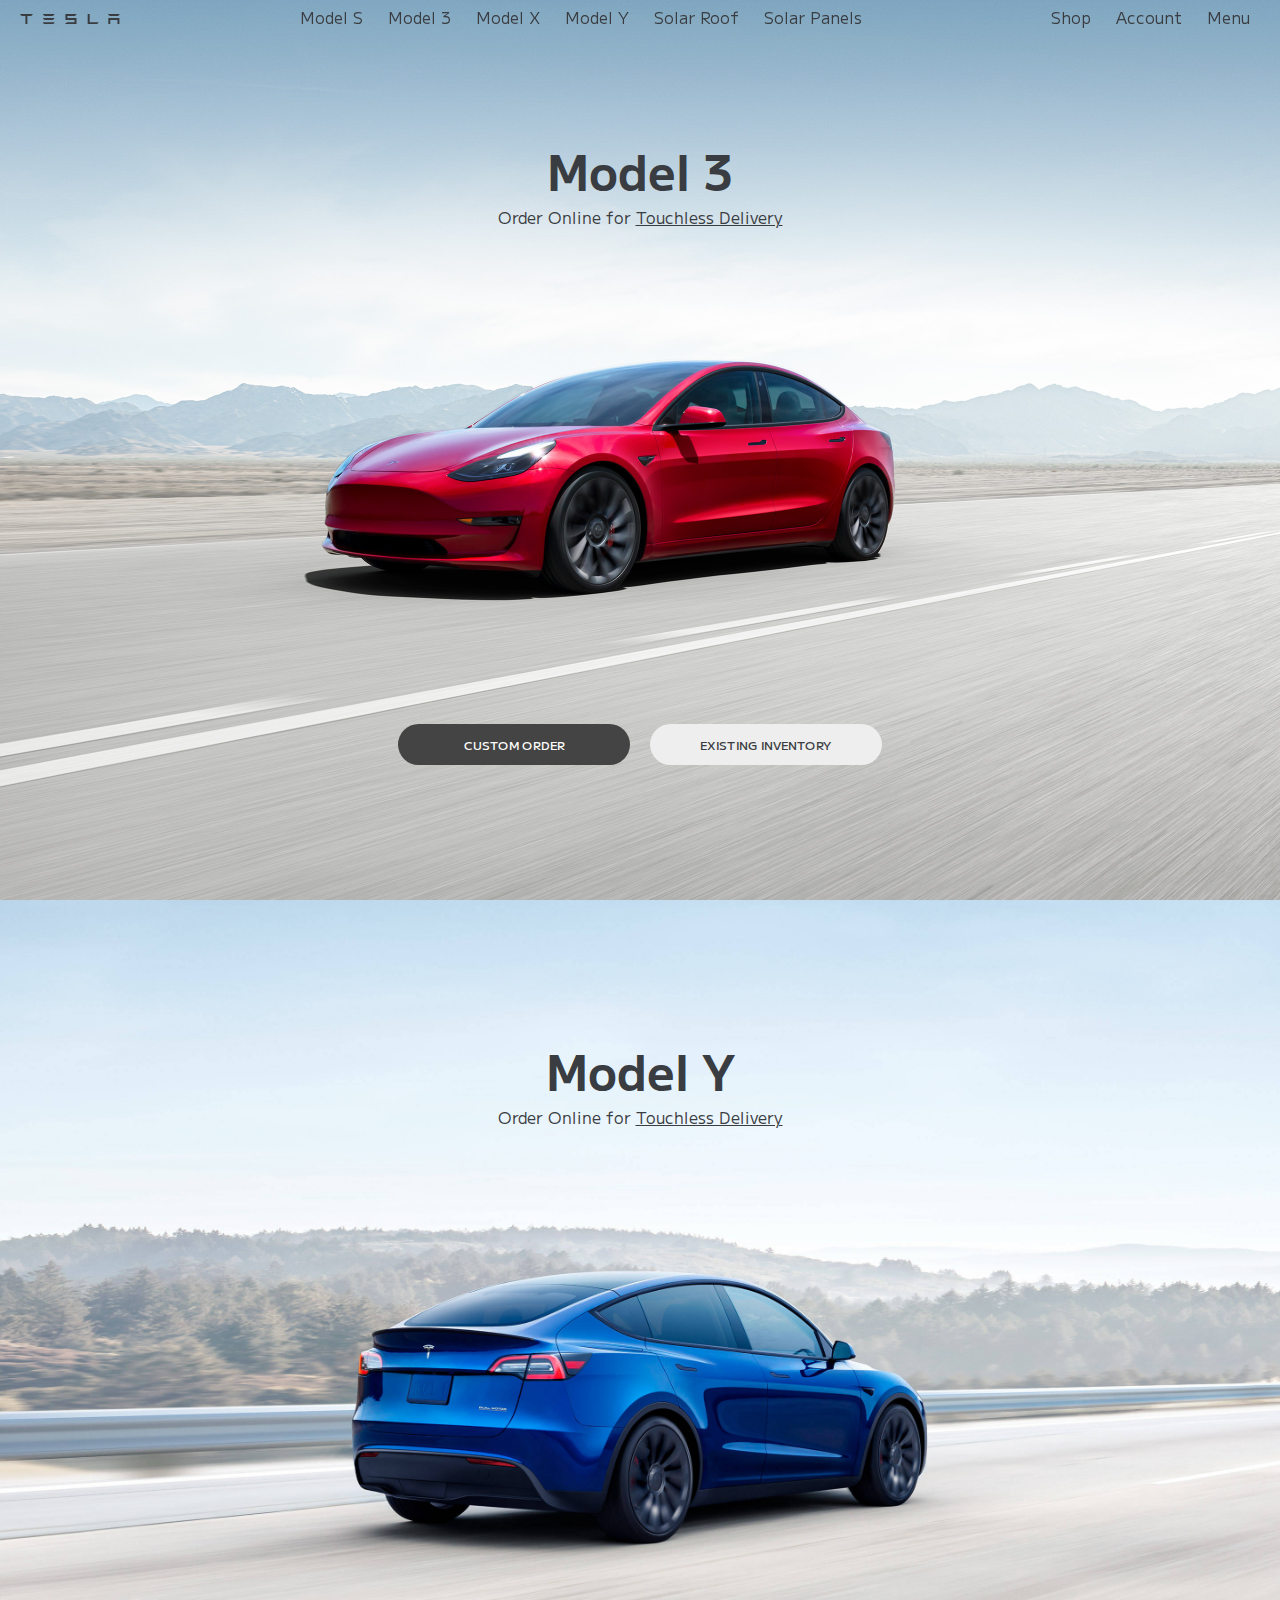
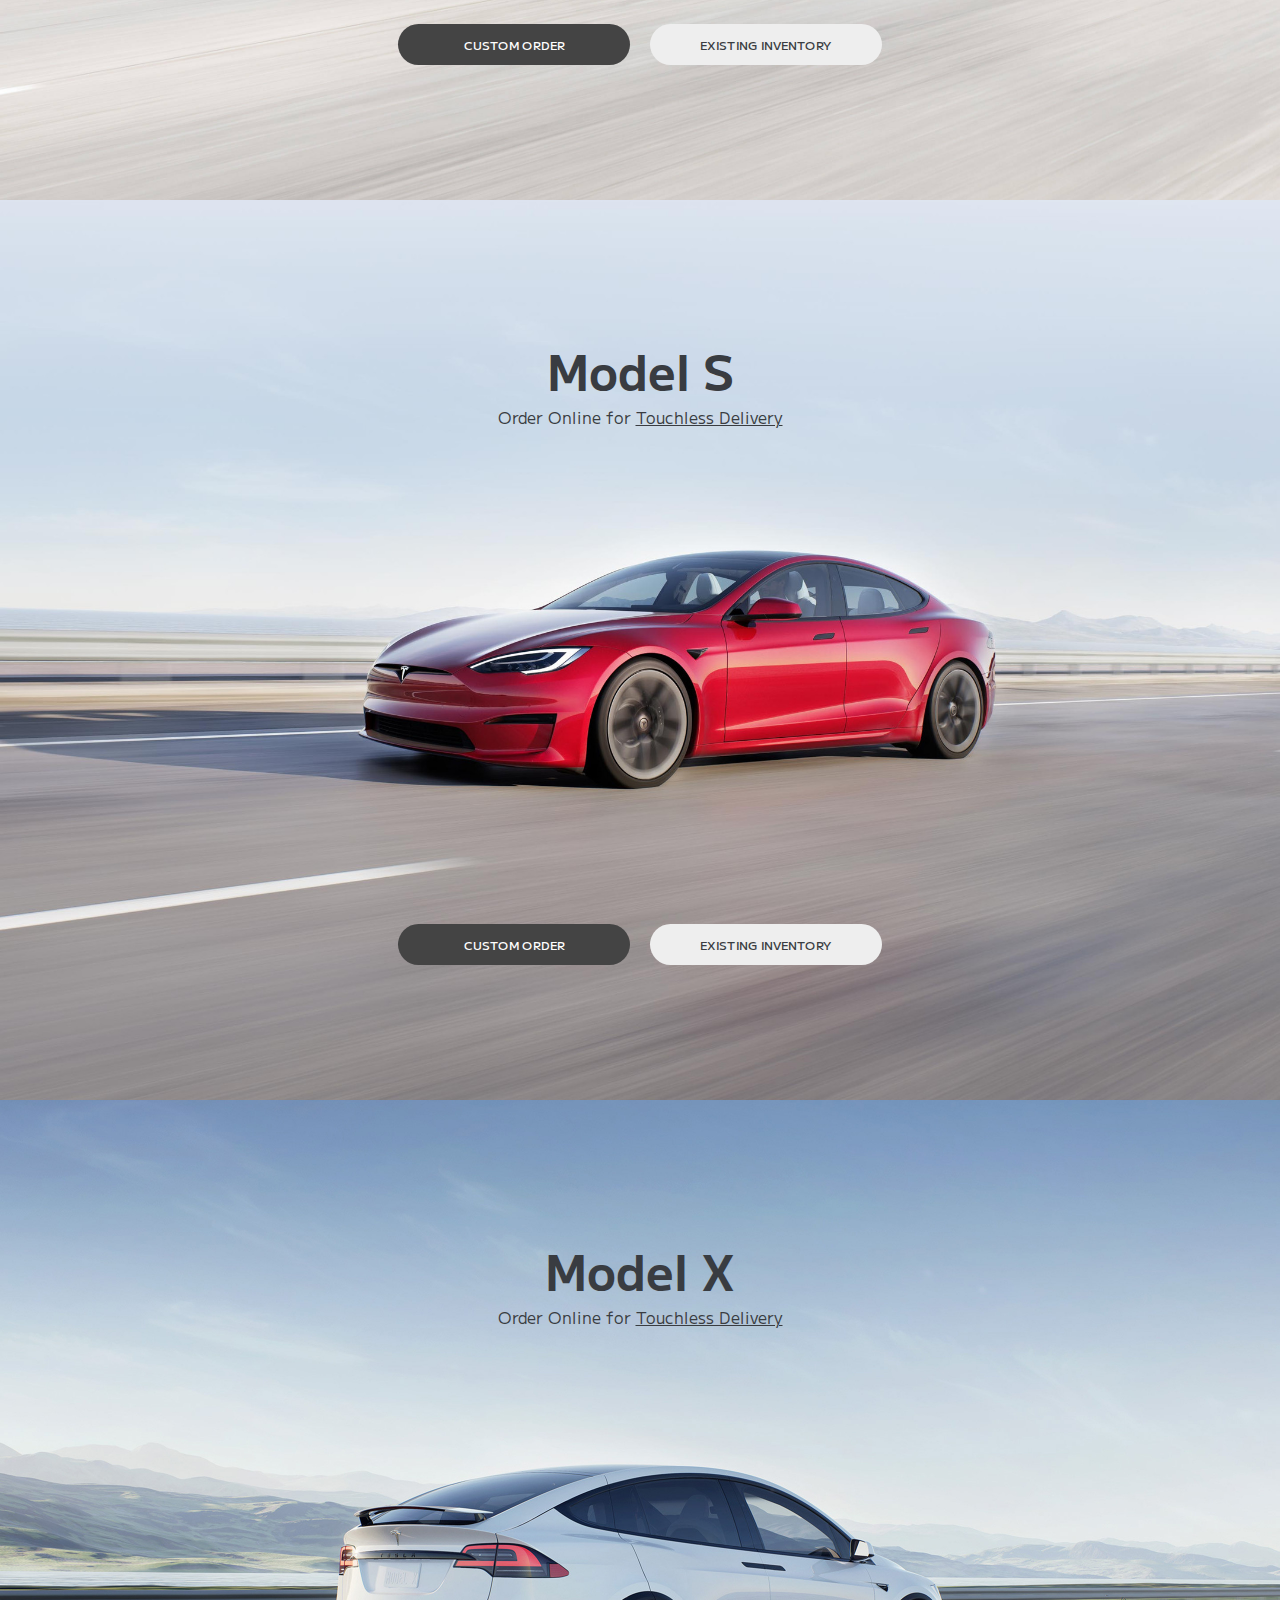
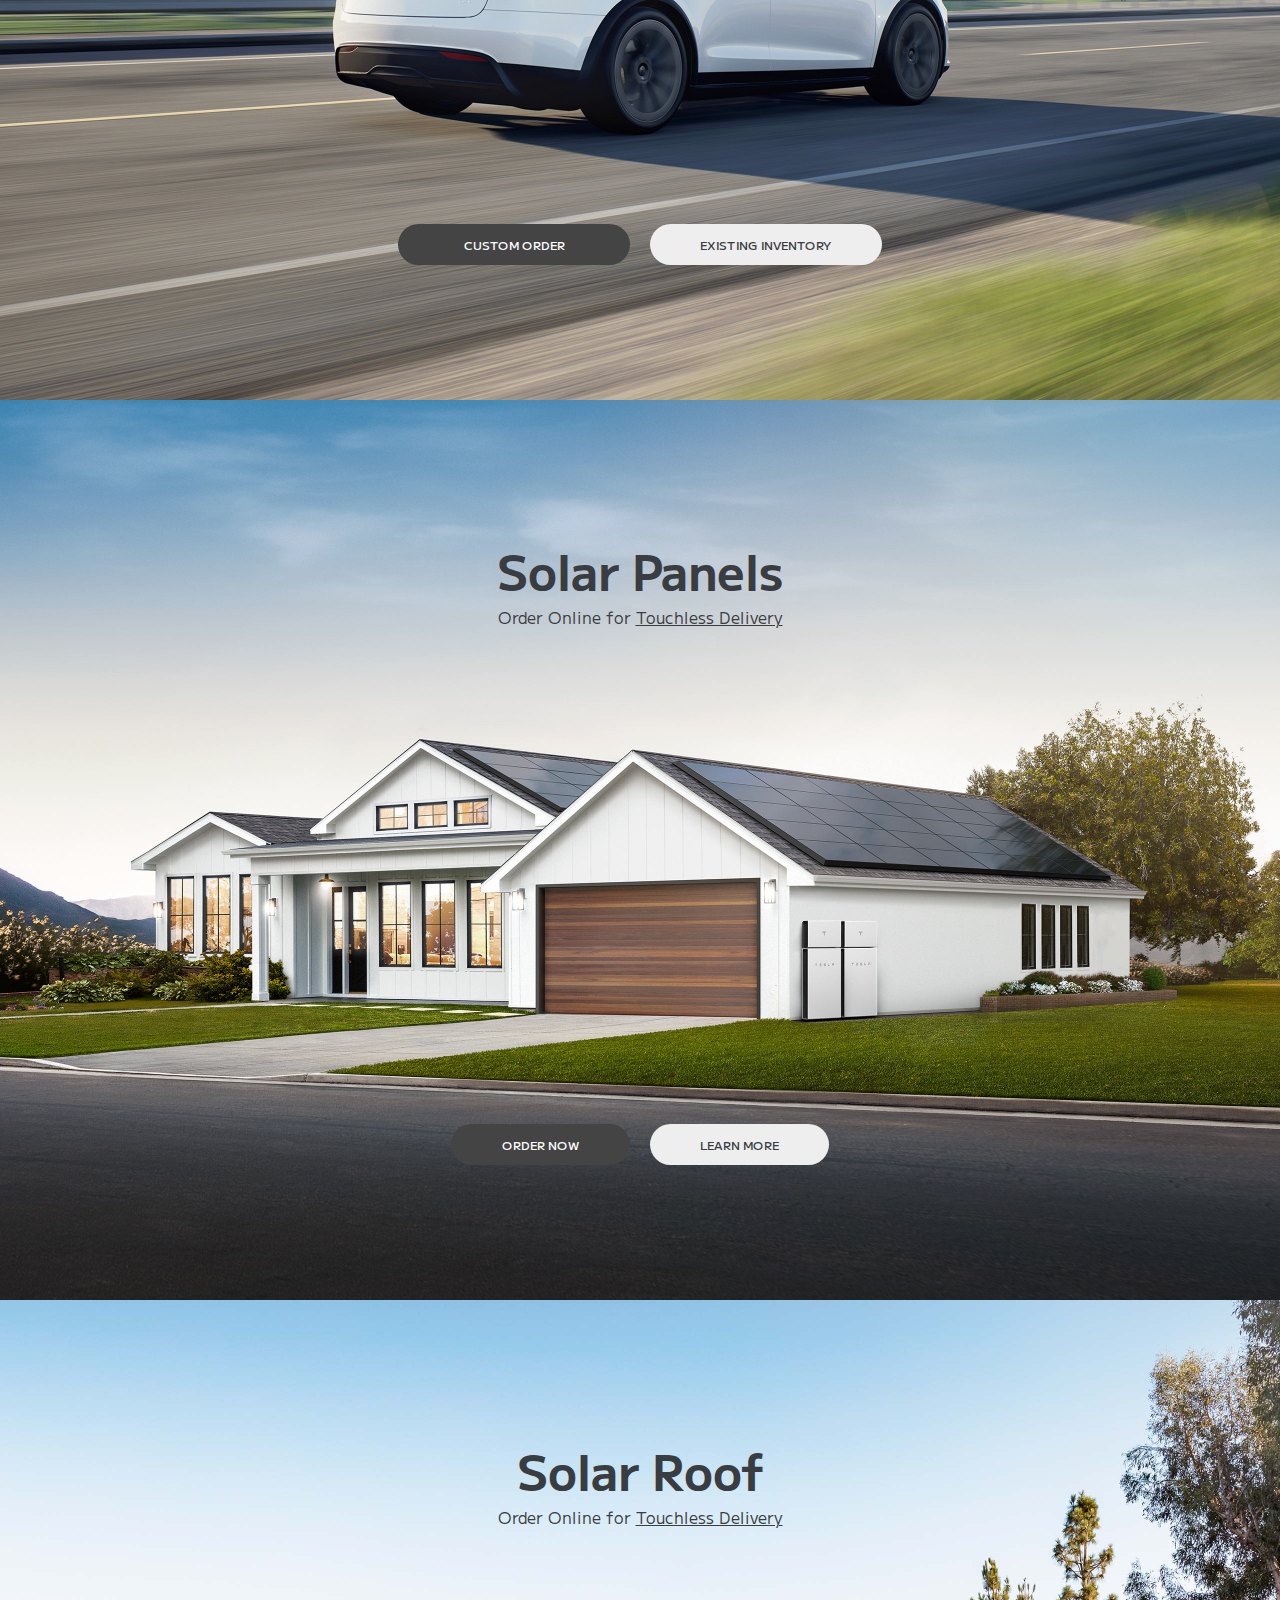
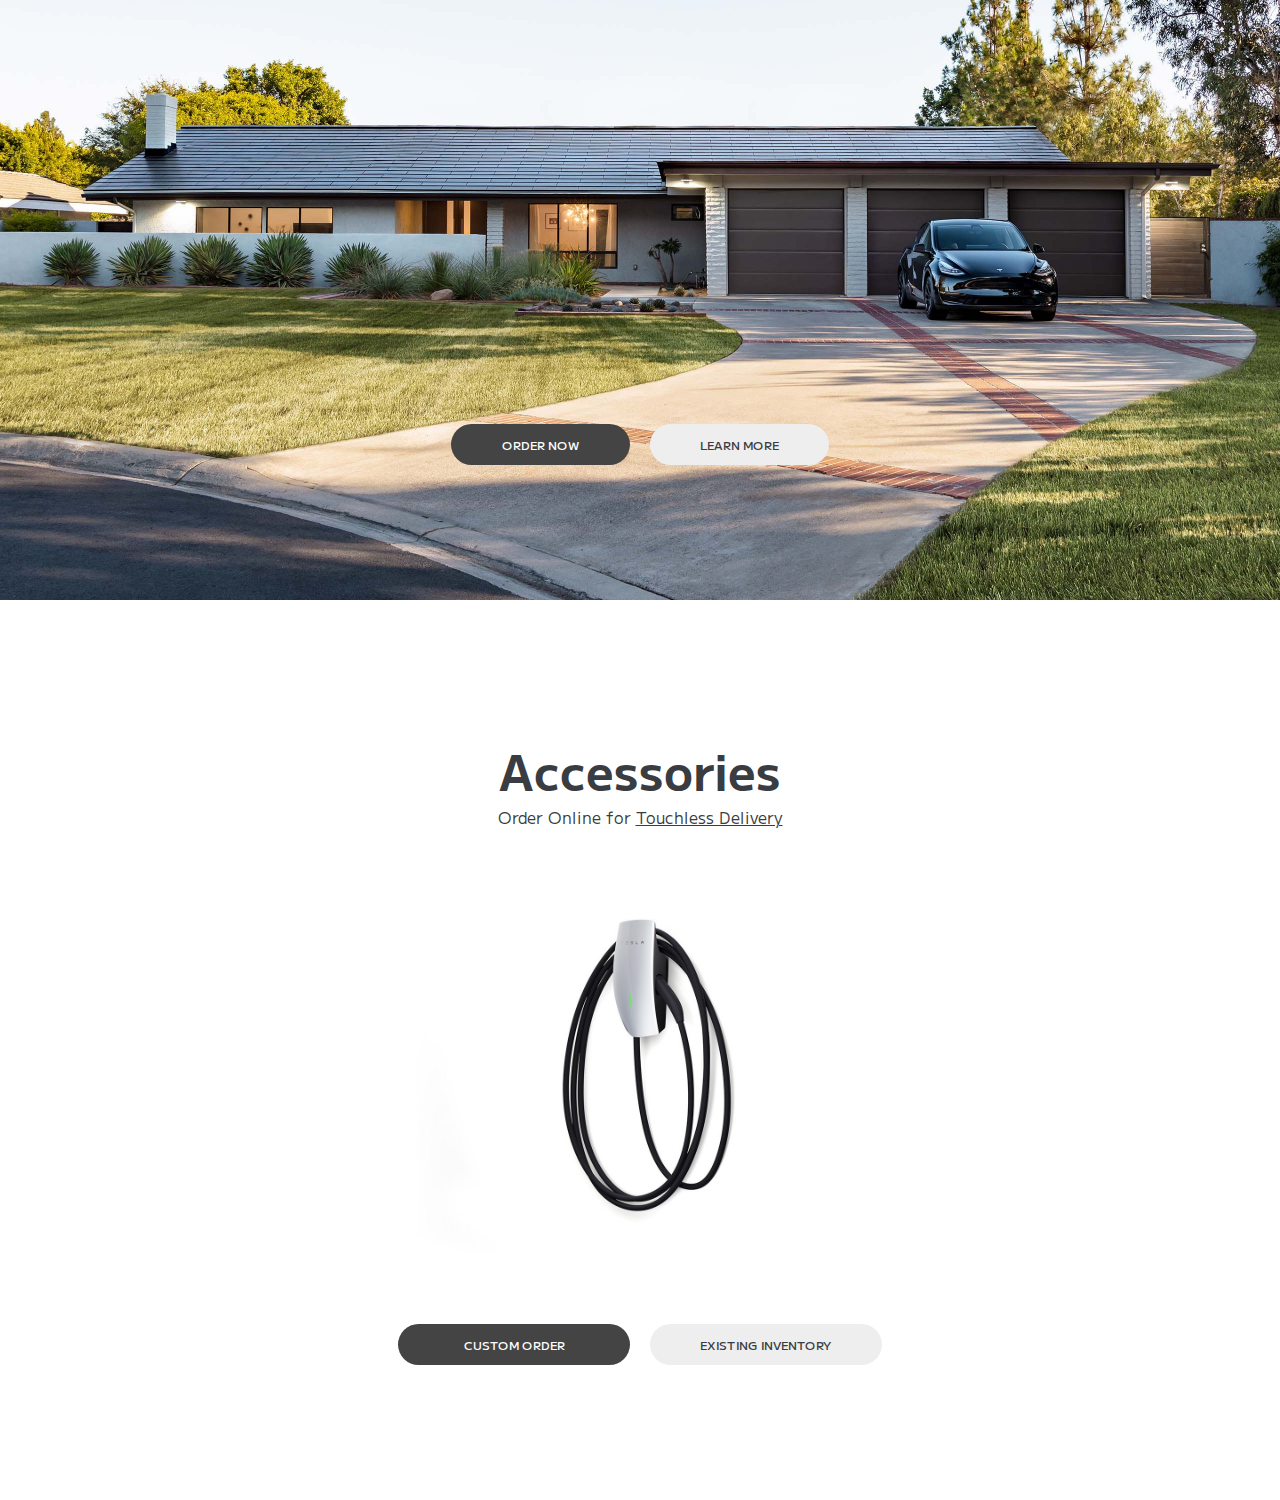
<file: Index.html>
<!DOCTYPE html>
<html land="en>
<head>
    <meta charset="UTF-8">
    <meta name="viewport" content="width=device-width">
    <meta http-equiv="X-UA-Compatible" content="ie=edge">
    <title>Document</title>
    <link rel="preconnect" href="https://fonts.googleapis.com">
<link rel="preconnect" href="https://fonts.gstatic.com" crossorigin>
<link href="https://fonts.googleapis.com/css2?family=M+PLUS+1:wght@400;500&display=swap" rel="stylesheet">
    <link rel="stylesheet" href="style.css">
</head>
<body>
    <header>
        <a href="" class="logo">
            <svg class="tds-icon tds-icon-logo-wordmark tds-site-logo-icon" viewBox="0 0 342 35" xmlns="http://www.w3.org/2000/svg"><path d="M0 .1a9.7 9.7 0 007 7h11l.5.1v27.6h6.8V7.3L26 7h11a9.8 9.8 0 007-7H0zm238.6 0h-6.8v34.8H263a9.7 9.7 0 006-6.8h-30.3V0zm-52.3 6.8c3.6-1 6.6-3.8 7.4-6.9l-38.1.1v20.6h31.1v7.2h-24.4a13.6 13.6 0 00-8.7 7h39.9v-21h-31.2v-7h24zm116.2 28h6.7v-14h24.6v14h6.7v-21h-38zM85.3 7h26a9.6 9.6 0 007.1-7H78.3a9.6 9.6 0 007 7zm0 13.8h26a9.6 9.6 0 007.1-7H78.3a9.6 9.6 0 007 7zm0 14.1h26a9.6 9.6 0 007.1-7H78.3a9.6 9.6 0 007 7zM308.5 7h26a9.6 9.6 0 007-7h-40a9.6 9.6 0 007 7z" fill="currentColor"></path></svg>
        </a>
        <nav class="centre desktop">
         <a href="">Model S</a>
         <a href="">Model 3</a>
         <a href="">Model X</a>
         <a href="">Model Y</a>
         <a href="">Solar Roof</a>
         <a href="">Solar Panels</a>
        </nav>
        <nav class="right">
         <a href="" class="desktop">Shop</a>
         <a href="" class="desktop">Account</a>
         <a href="" Id="menuBtn">Menu</a>
        </nav>
    </header>
    <div class="backdrop"></div>
    <aside>
        <button class="close">&times;</button>
       <a href="">Model S</a>
       <a href="">Model 3</a>
       <a href="">Model X</a>
       <a href="">Model Y</a>
       <a href="">Solar Roof</a>
       <a href="">Solar Panels</a>
       <a href="">Existing Inventory</a>
       <a href="">Used Inventory</a>
       <a href="">Trade-In</a>
       <a href="">Test Drive</a>
       <a href="">Insurance</a>
       <a href="">Powerwall</a>
       <a href="">Commercial Energy</a>
       <a href="">Utilities</a>
       <a href="">Charging</a>
       <a href="">Find Us</a>
       <a href="">Support</a>
       <a href="">Investor Relations</a>
       <a href="">Shop</a>
       <a href="">Account</a>
    </aside>
<section style="background-image :url('images/model-3.jpg')">
    <div class="content">
        <h1>Model 3</h1>
        <p>Order Online for <a href="">Touchless Delivery</a></p>
        <div class="buttons">
            <a href="">custom order</a>
            <a href="">existing inventory</a>
        </div>
    </div>
</section>
<section style="background-image :url('images/model-y.jpg')">
    <div class="content">
        <h1>Model Y</h1>
        <p>Order Online for <a href="">Touchless Delivery</a></p>
        <div class="buttons">
            <a href="">custom order</a>
            <a href="">existing inventory</a>
        </div>
    </div>
</section>
<section style="background-image :url('images/model-s.jpg')">
    <div class="content">
        <h1>Model S</h1>
        <p>Order Online for <a href="">Touchless Delivery</a></p>
        <div class="buttons">
            <a href="">custom order</a>
            <a href="">existing inventory</a>
        </div>
    </div>
</section>
<section style="background-image :url('images/model-x.jpg')">
    <div class="content">
        <h1>Model X</h1>
        <p>Order Online for <a href="">Touchless Delivery</a></p>
        <div class="buttons">
            <a href="">custom order</a>
            <a href="">existing inventory</a>
        </div>
    </div>
</section>
<section style="background-image :url('images/solarpanels.jpg')">
    <div class="content">
        <h1>Solar Panels</h1>
        <p>Order Online for <a href="">Touchless Delivery</a></p>
        <div class="buttons">
            <a href="">order now</a>
            <a href="">learn more</a>
        </div>
    </div>
</section>
<section style="background-image :url('images/roof.jpg')">
    <div class="content">
        <h1>Solar Roof</h1>
        <p>Order Online for <a href="">Touchless Delivery</a></p>
        <div class="buttons">
            <a href="">order now</a>
            <a href="">learn more</a>
        </div>
    </div>
</section>
<section style="background-image :url('images/accessories.jpg')">
    <div class="content">
        <h1>Accessories</h1>
        <p>Order Online for <a href="">Touchless Delivery</a></p>
        <div class="buttons">
            <a href="">custom order</a>
            <a href="">existing inventory</a>
        </div>
    </div>
</section>
<script src="nav.js"></script>

</body>
</html>
</file>
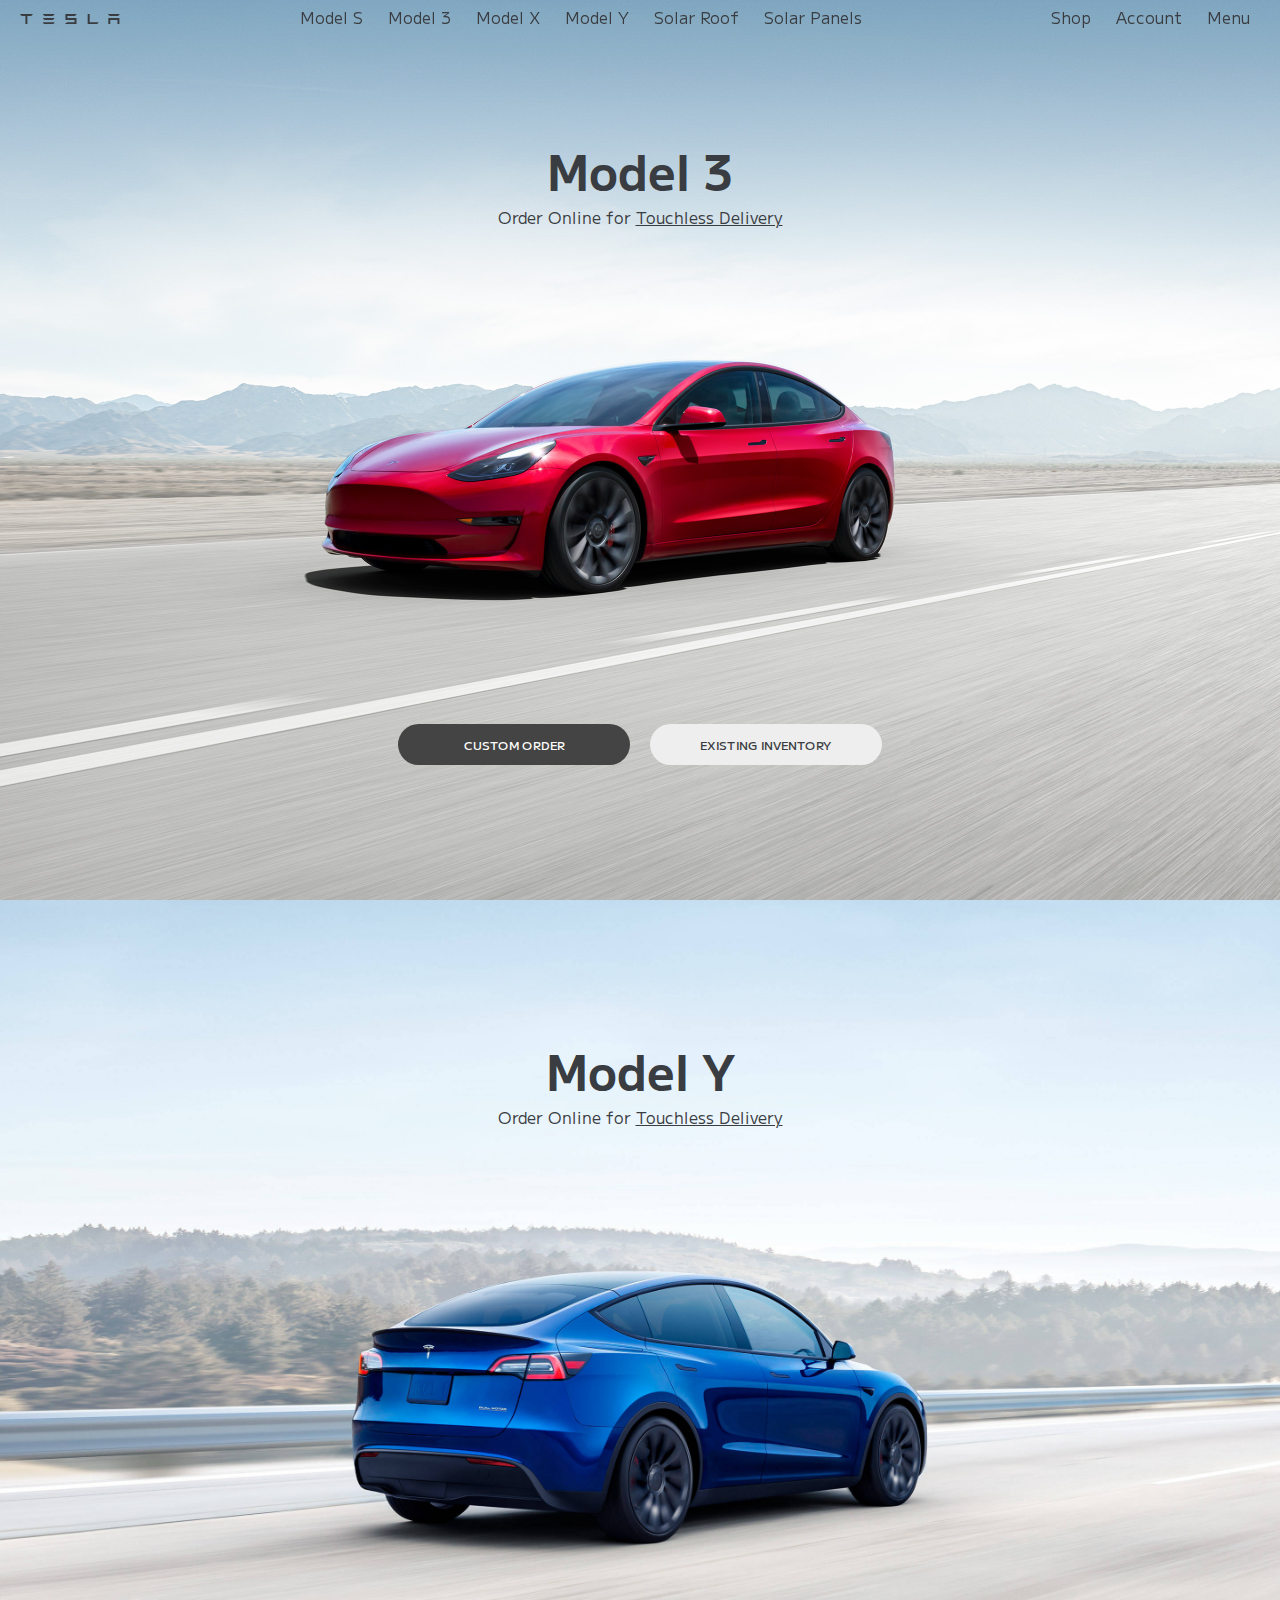
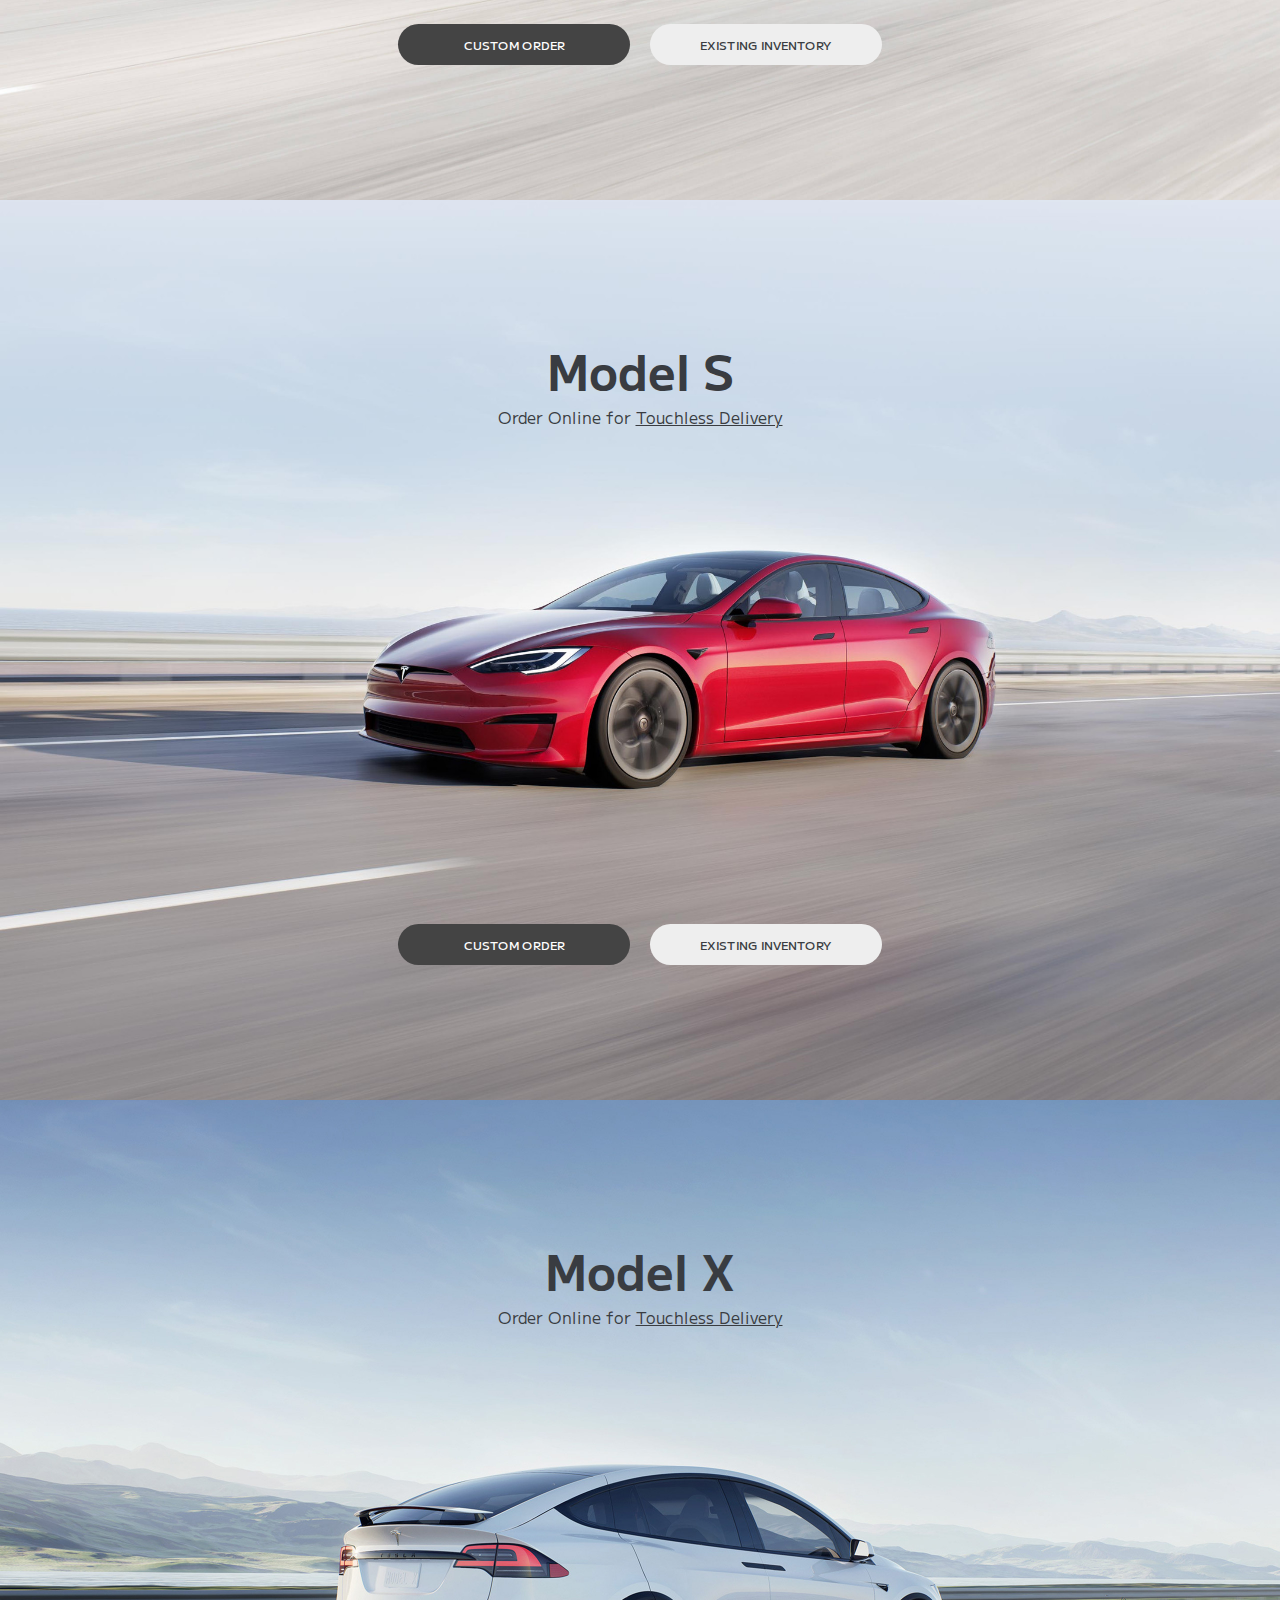
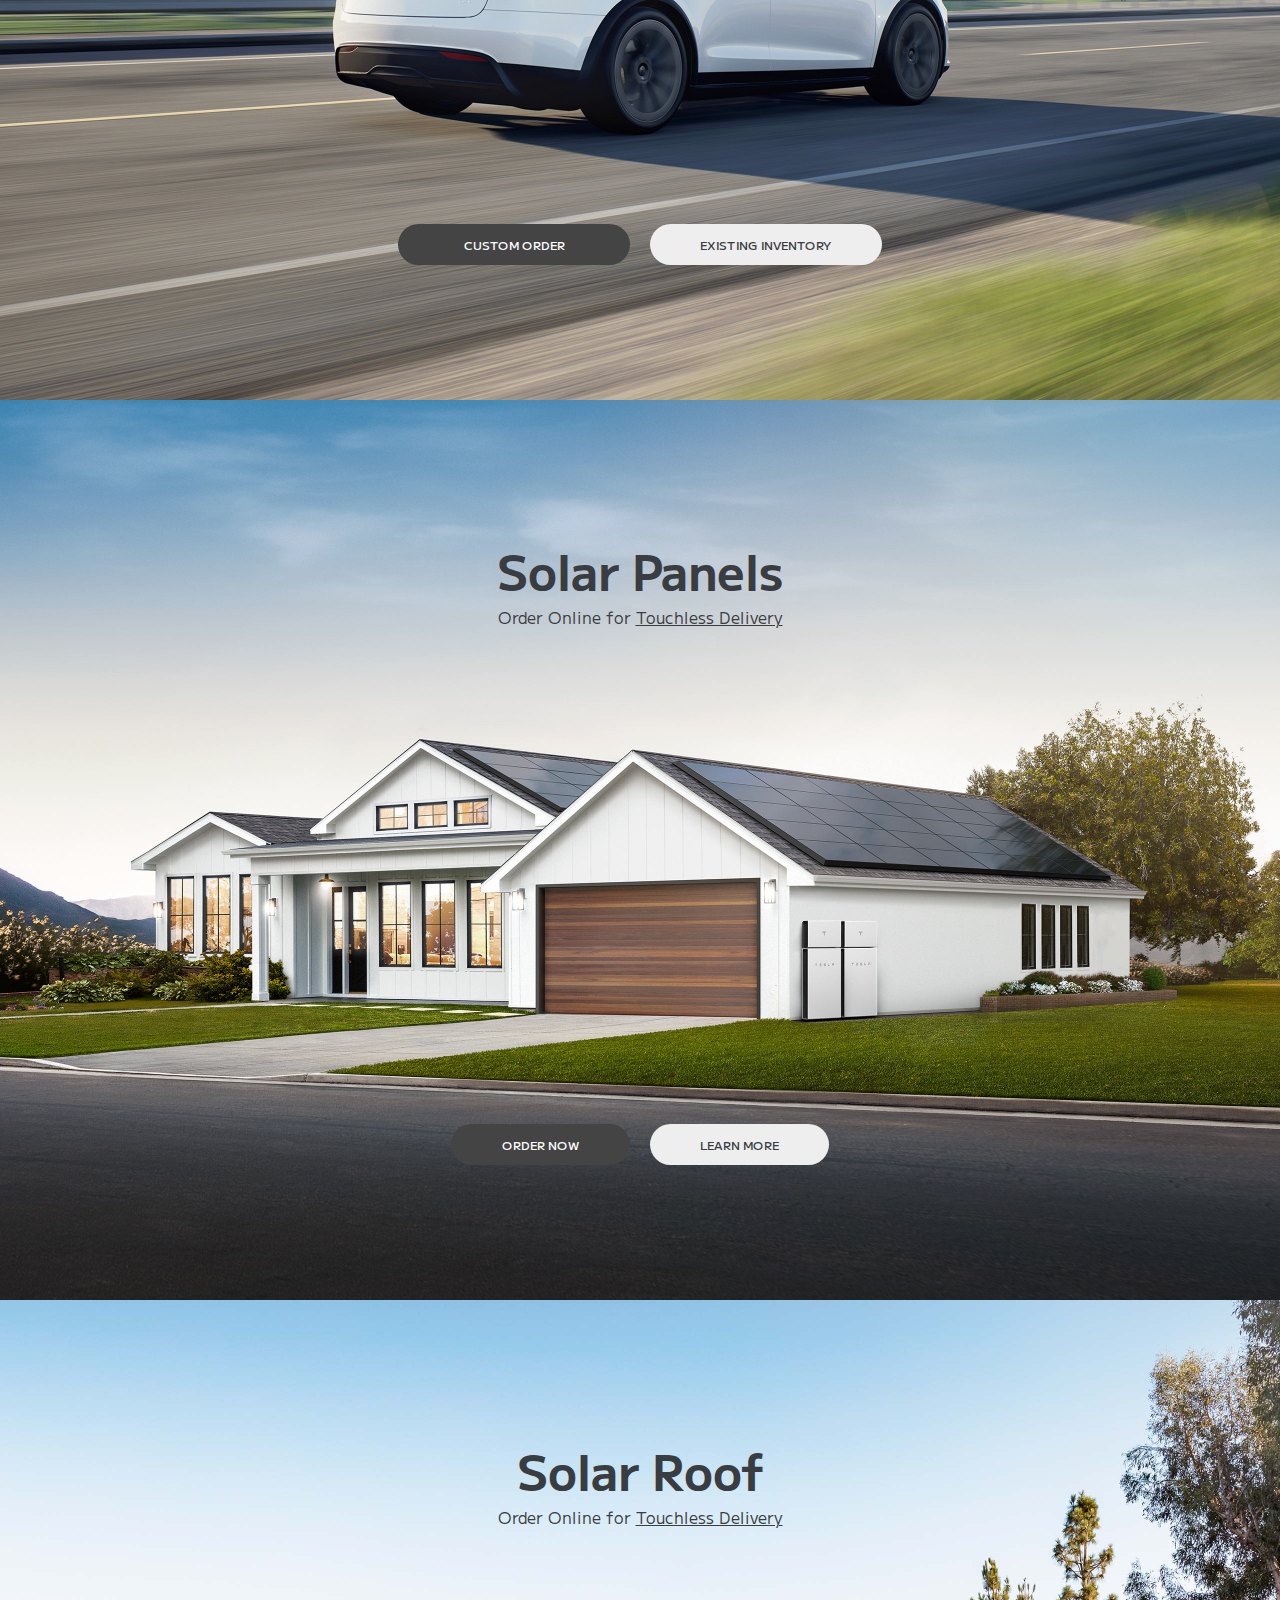
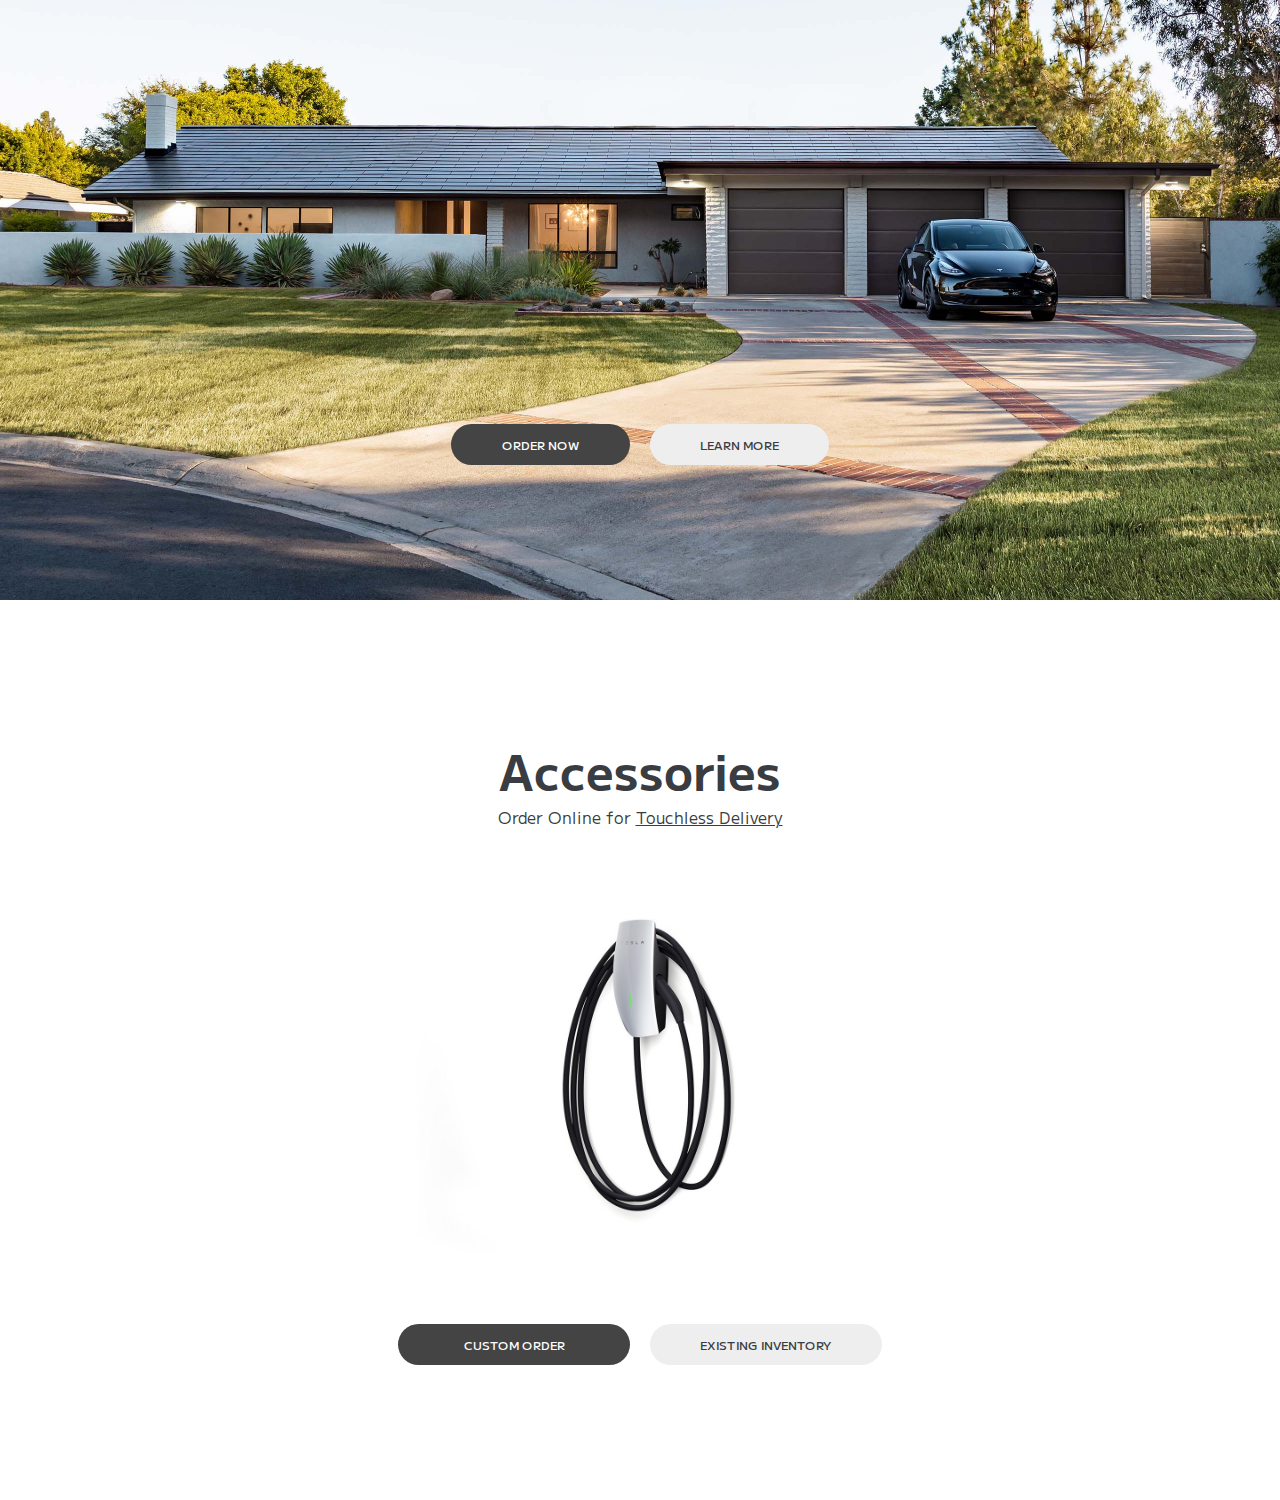
<file: TeslaClone.html>
<!DOCTYPE html>
<html land="en>
<head>
    <meta charset="UTF-8">
    <meta name="viewport" content="width=device-width">
    <meta http-equiv="X-UA-Compatible" content="ie=edge">
    <title>Document</title>
    <link rel="preconnect" href="https://fonts.googleapis.com">
<link rel="preconnect" href="https://fonts.gstatic.com" crossorigin>
<link href="https://fonts.googleapis.com/css2?family=M+PLUS+1:wght@400;500&display=swap" rel="stylesheet">
    <link rel="stylesheet" href="style.css">
</head>
<body>
    <header>
        <a href="" class="logo">
            <svg class="tds-icon tds-icon-logo-wordmark tds-site-logo-icon" viewBox="0 0 342 35" xmlns="http://www.w3.org/2000/svg"><path d="M0 .1a9.7 9.7 0 007 7h11l.5.1v27.6h6.8V7.3L26 7h11a9.8 9.8 0 007-7H0zm238.6 0h-6.8v34.8H263a9.7 9.7 0 006-6.8h-30.3V0zm-52.3 6.8c3.6-1 6.6-3.8 7.4-6.9l-38.1.1v20.6h31.1v7.2h-24.4a13.6 13.6 0 00-8.7 7h39.9v-21h-31.2v-7h24zm116.2 28h6.7v-14h24.6v14h6.7v-21h-38zM85.3 7h26a9.6 9.6 0 007.1-7H78.3a9.6 9.6 0 007 7zm0 13.8h26a9.6 9.6 0 007.1-7H78.3a9.6 9.6 0 007 7zm0 14.1h26a9.6 9.6 0 007.1-7H78.3a9.6 9.6 0 007 7zM308.5 7h26a9.6 9.6 0 007-7h-40a9.6 9.6 0 007 7z" fill="currentColor"></path></svg>
        </a>
        <nav class="centre desktop">
         <a href="">Model S</a>
         <a href="">Model 3</a>
         <a href="">Model X</a>
         <a href="">Model Y</a>
         <a href="">Solar Roof</a>
         <a href="">Solar Panels</a>
        </nav>
        <nav class="right">
         <a href="" class="desktop">Shop</a>
         <a href="" class="desktop">Account</a>
         <a href="" Id="menuBtn">Menu</a>
        </nav>
    </header>
    <div class="backdrop"></div>
    <aside>
        <button class="close">&times;</button>
       <a href="">Model S</a>
       <a href="">Model 3</a>
       <a href="">Model X</a>
       <a href="">Model Y</a>
       <a href="">Solar Roof</a>
       <a href="">Solar Panels</a>
       <a href="">Existing Inventory</a>
       <a href="">Used Inventory</a>
       <a href="">Trade-In</a>
       <a href="">Test Drive</a>
       <a href="">Insurance</a>
       <a href="">Powerwall</a>
       <a href="">Commercial Energy</a>
       <a href="">Utilities</a>
       <a href="">Charging</a>
       <a href="">Find Us</a>
       <a href="">Support</a>
       <a href="">Investor Relations</a>
       <a href="">Shop</a>
       <a href="">Account</a>
    </aside>
<section style="background-image :url('images/model-3.jpg')">
    <div class="content">
        <h1>Model 3</h1>
        <p>Order Online for <a href="">Touchless Delivery</a></p>
        <div class="buttons">
            <a href="">custom order</a>
            <a href="">existing inventory</a>
        </div>
    </div>
</section>
<section style="background-image :url('images/model-y.jpg')">
    <div class="content">
        <h1>Model Y</h1>
        <p>Order Online for <a href="">Touchless Delivery</a></p>
        <div class="buttons">
            <a href="">custom order</a>
            <a href="">existing inventory</a>
        </div>
    </div>
</section>
<section style="background-image :url('images/model-s.jpg')">
    <div class="content">
        <h1>Model S</h1>
        <p>Order Online for <a href="">Touchless Delivery</a></p>
        <div class="buttons">
            <a href="">custom order</a>
            <a href="">existing inventory</a>
        </div>
    </div>
</section>
<section style="background-image :url('images/model-x.jpg')">
    <div class="content">
        <h1>Model X</h1>
        <p>Order Online for <a href="">Touchless Delivery</a></p>
        <div class="buttons">
            <a href="">custom order</a>
            <a href="">existing inventory</a>
        </div>
    </div>
</section>
<section style="background-image :url('images/solarpanels.jpg')">
    <div class="content">
        <h1>Solar Panels</h1>
        <p>Order Online for <a href="">Touchless Delivery</a></p>
        <div class="buttons">
            <a href="">order now</a>
            <a href="">learn more</a>
        </div>
    </div>
</section>
<section style="background-image :url('images/roof.jpg')">
    <div class="content">
        <h1>Solar Roof</h1>
        <p>Order Online for <a href="">Touchless Delivery</a></p>
        <div class="buttons">
            <a href="">order now</a>
            <a href="">learn more</a>
        </div>
    </div>
</section>
<section style="background-image :url('images/accessories.jpg')">
    <div class="content">
        <h1>Accessories</h1>
        <p>Order Online for <a href="">Touchless Delivery</a></p>
        <div class="buttons">
            <a href="">custom order</a>
            <a href="">existing inventory</a>
        </div>
    </div>
</section>
<script src="nav.js"></script>

</body>
</html>
</file>
<file: style.css>
*{
    padding: 0;
    margin: 0;
    box-sizing: border-box;
}
body{
    color: #393c41;
    font-family: 'M PLUS 1', sans-serif;
}
html{
    scroll-behavior: smooth;
}
.desktop{
    display: none;
}
@media (min-width: 1200px) {
    .desktop{
        display: initial;
    }
}

header{
    display: grid;
    grid-template-columns: auto 1fr auto;
    padding: 5px 20px;
    position: fixed;
    top: 0;
    z-index: 2;
    width: 100%;
}
a.logo{
    height: 12px;
    width: 100px;
    color: inherit;
}
header a{
    color: inherit;
}
header nav a{
    text-decoration: none;
    padding: 5px 10px;
}
header nav.centre{
    text-align: center;
}
header nav.right{
    text-align:right;
}

section{
    height: 100vh;
    background-size: cover;
    background-position: center center;
}
section .content{
   
    width: 100%;
    height: 100vh;
    padding-top: 15vh;
    padding-bottom: 15vh;
    text-align: center;
    display:grid;
    grid-template-rows: min-content auto min-content;
}
section h1{
    font-size: 3rem;
}
section a{
    color: inherit;
}
section .buttons a{
    display: block;
    background-color: #eee;
    color: inherit;
    padding: 12px 50px;
    border-radius: 25px;
    text-decoration: none;
    text-transform: uppercase;
    font-size: 12px;
    font-weight: 500;
}
section .buttons a:first-child{
    background-color: #444;
    color: #fff;
}
section .buttons{
    display:grid;
    row-gap: 20px;
    margin: 0 40px;
}
@media(min-width: 768px) {
    section .buttons{
        max-width: 640px;
        margin: 0 auto;
        grid-template-columns: 1fr 1fr;
        column-gap: 20px;
    }
}

aside{
    position:fixed;
    transition: right .4s ease;
    right: -320px;
    width: 320px;
    background-color: #ffff;
    padding: 80px 40px;
    z-index: 4;
    height: 100vh;
}
aside.active{
    right: 0;
}
aside a{
    display: block;
    color: inherit;
    text-decoration: none;
    padding: 12px 0;
    font-size: 14px;
    font-weight: 500;
}
aside button.close{
    font-size: 24px;
    border: 0;
    background-color: transparent;
    position: absolute;
    top: 10px;
    right: 10px;
    padding: 10px;
    font-family: sans-serif;
    font-weight: 100;
    cursor:pointer;
}
.backdrop{
    display: none;
    position: fixed;
    inset: 0;
    background-color: rgba(0,0,0,.35);
    backdrop-filter: blur(5px);
}
.backdrop.active{
    display: block;
}
</file>
